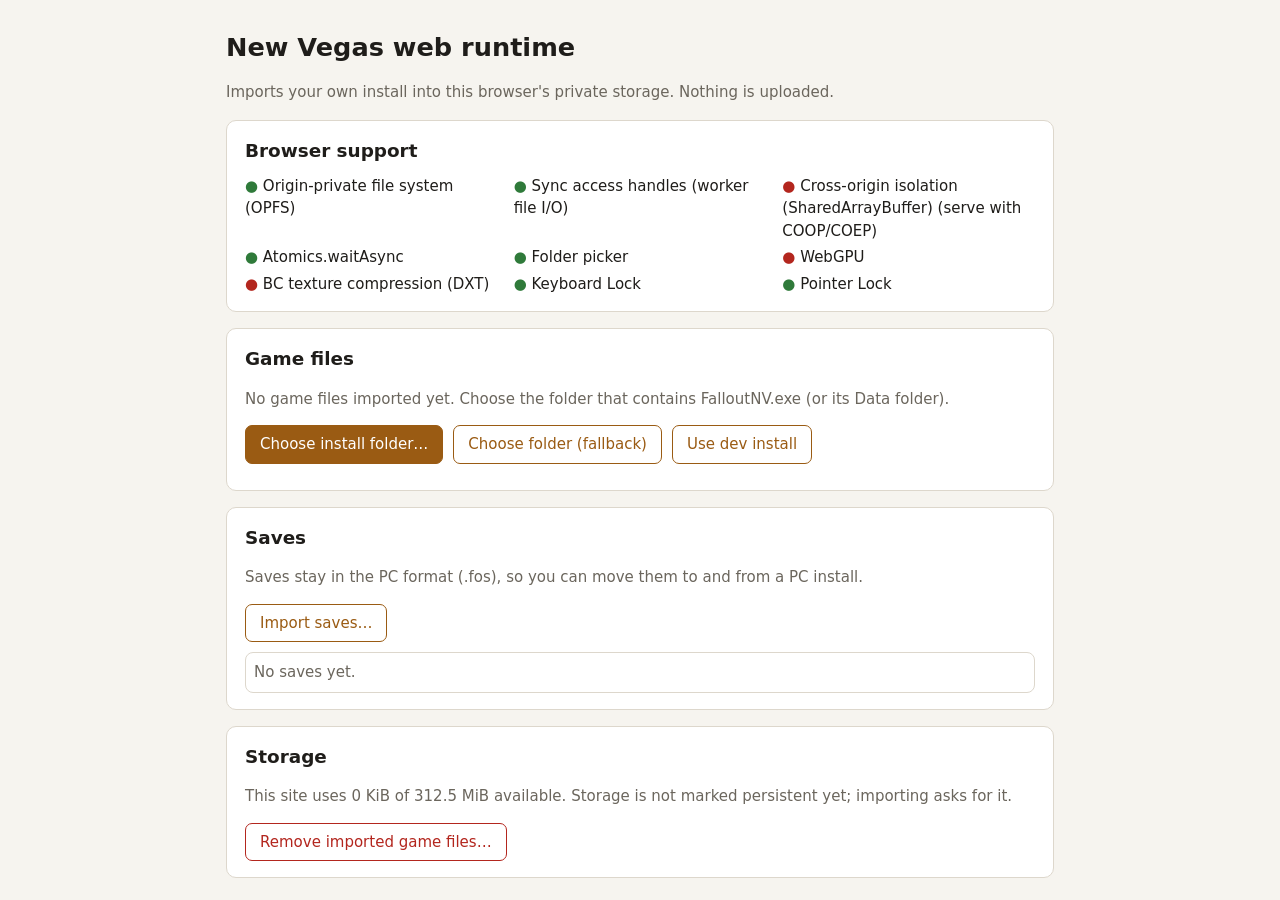
<file: web/index.html>
<!doctype html>
<html lang="en">
<head>
<meta charset="utf-8">
<meta name="viewport" content="width=device-width, initial-scale=1">
<title>FNV Web Runtime</title>
<link rel="stylesheet" href="app.css">
</head>
<body>
<header>
  <h1>New Vegas web runtime</h1>
  <p class="sub">Imports your own install into this browser's private storage. Nothing is uploaded.</p>
</header>
<main>
  <section id="caps" aria-labelledby="caps-h">
    <h2 id="caps-h">Browser support</h2>
    <ul id="cap-list" class="caps"></ul>
  </section>

  <section id="import" aria-labelledby="import-h">
    <h2 id="import-h">Game files</h2>
    <p id="import-status" class="muted">Checking storage…</p>
    <div class="row">
      <button id="pick" type="button">Choose install folder…</button>
      <label class="button secondary" id="pick-fallback-label">Choose folder (fallback)
        <input id="pick-fallback" type="file" webkitdirectory multiple hidden>
      </label>
      <button id="pick-dev" type="button" class="secondary" hidden>Use dev install</button>
    </div>
    <div id="plan" hidden>
      <h3>What to import</h3>
      <table class="groups"><thead><tr><th></th><th>Part</th><th class="num">Size</th><th>State</th></tr></thead><tbody id="group-rows"></tbody></table>
      <ul id="messages" class="messages"></ul>
      <div class="row">
        <label>Quality preset
          <select id="preset"><option>low</option><option>medium</option><option selected>high</option><option>VeryHigh</option></select>
        </label>
        <span id="storage" class="muted"></span>
      </div>
      <div class="row">
        <button id="start" type="button">Import</button>
        <button id="cancel" type="button" class="secondary" hidden>Cancel</button>
      </div>
      <div id="progress" hidden>
        <progress id="bar" max="1" value="0"></progress>
        <p id="progress-text" class="muted"></p>
      </div>
      <details><summary>Copy log</summary><ol id="log" class="log"></ol></details>
    </div>
  </section>

  <section id="saves" aria-labelledby="saves-h">
    <h2 id="saves-h">Saves</h2>
    <p class="muted">Saves stay in the PC format (.fos), so you can move them to and from a PC install.</p>
    <div class="row">
      <label class="button secondary">Import saves…<input id="save-import" type="file" accept=".fos" multiple hidden></label>
    </div>
    <ul id="save-list" class="saves"></ul>
  </section>

  <section id="storage-section" aria-labelledby="storage-h">
    <h2 id="storage-h">Storage</h2>
    <p id="storage-detail" class="muted"></p>
    <button id="wipe" type="button" class="danger">Remove imported game files…</button>
  </section>
</main>
<script type="module" src="app.js"></script>
</body>
</html>
</file>
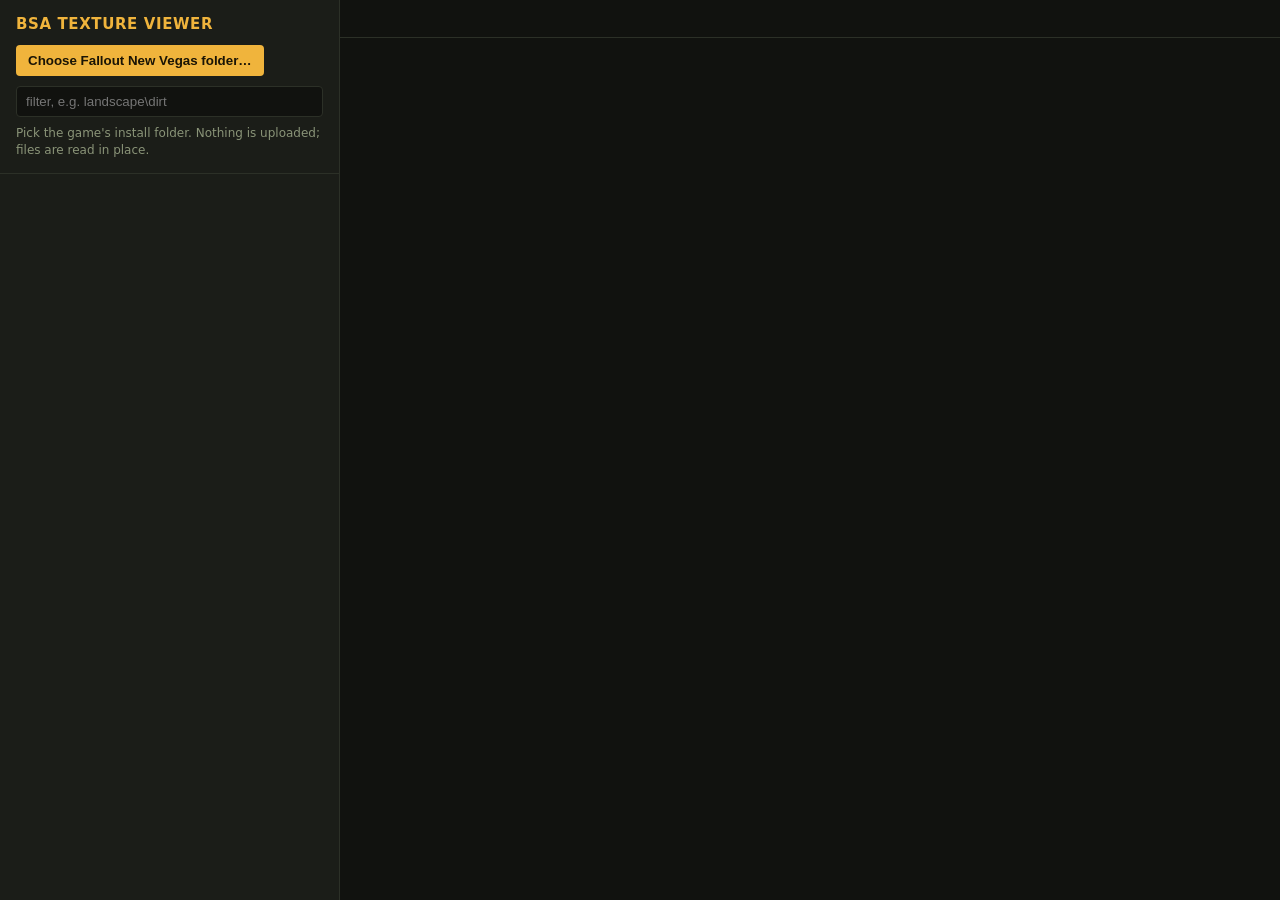
<file: spikes/bsa_viewer/index.html>
<!doctype html>
<html lang="en">
<head>
<meta charset="utf-8">
<meta name="viewport" content="width=device-width, initial-scale=1">
<title>BSA Texture Viewer</title>
<style>
  :root { --bg: #11120f; --panel: #1b1d18; --fg: #d8e0c8; --dim: #8a9478; --accent: #f0b43c; --line: #2c3027; }
  * { box-sizing: border-box; }
  body { margin: 0; background: var(--bg); color: var(--fg); font: 14px/1.4 system-ui, sans-serif; display: grid;
         grid-template-columns: 340px 1fr; height: 100vh; }
  aside { background: var(--panel); border-right: 1px solid var(--line); display: flex; flex-direction: column; min-height: 0; }
  header { padding: 14px 16px; border-bottom: 1px solid var(--line); }
  h1 { font-size: 15px; margin: 0 0 10px; color: var(--accent); letter-spacing: .04em; }
  button { background: var(--accent); color: #1a1405; border: 0; padding: 8px 12px; border-radius: 4px; font-weight: 600; cursor: pointer; }
  button:disabled { opacity: .4; cursor: default; }
  input[type=search] { width: 100%; margin-top: 10px; padding: 7px 9px; background: var(--bg); color: var(--fg);
                       border: 1px solid var(--line); border-radius: 4px; }
  #status { font-size: 12px; color: var(--dim); margin-top: 8px; white-space: pre-wrap; }
  #list { flex: 1; overflow: auto; font: 12px/1.3 ui-monospace, monospace; }
  #list div { padding: 3px 16px; cursor: pointer; white-space: nowrap; overflow: hidden; text-overflow: ellipsis; }
  #list div:hover, #list div.sel { background: #2a2e22; color: var(--accent); }
  main { position: relative; min-width: 0; display: grid; grid-template-rows: auto 1fr; }
  #info { padding: 10px 16px; border-bottom: 1px solid var(--line); font: 12px ui-monospace, monospace; color: var(--dim); min-height: 38px; }
  canvas { width: 100%; height: 100%; display: block; }
</style>
</head>
<body>
<aside>
  <header>
    <h1>BSA TEXTURE VIEWER</h1>
    <button id="pick">Choose Fallout New Vegas folder…</button>
    <input id="filter" type="search" placeholder="filter, e.g. landscape\dirt" disabled>
    <div id="status">Pick the game's install folder. Nothing is uploaded; files are read in place.</div>
  </header>
  <div id="list"></div>
</aside>
<main>
  <div id="info"></div>
  <canvas id="view"></canvas>
</main>
<script type="module" src="main.js"></script>
</body>
</html>
</file>
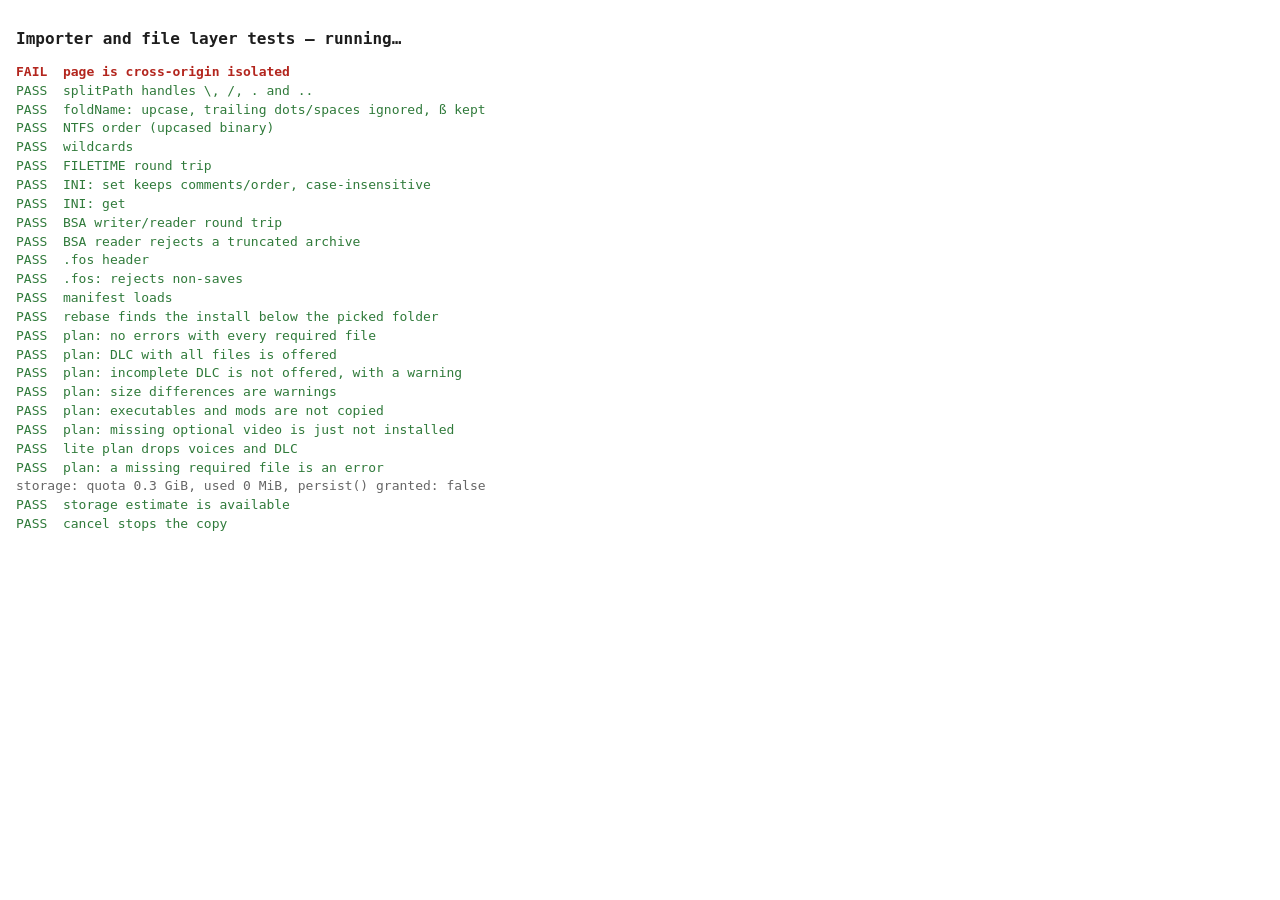
<file: web/test/index.html>
<!doctype html>
<html lang="en">
<head>
<meta charset="utf-8">
<meta name="viewport" content="width=device-width, initial-scale=1">
<title>FNV Runtime Tests</title>
<style>
  :root { --bg: #fff; --fg: #1d1d1d; --ok: #2f7a3a; --fail: #b3261e; --muted: #666; color-scheme: light; }
  @media (prefers-color-scheme: dark) { :root:not([data-theme="light"]) { --bg: #181818; --fg: #e8e8e8; --ok: #6cc07a; --fail: #f2766b; --muted: #9a9a9a; color-scheme: dark; } }
  :root[data-theme="dark"] { --bg: #181818; --fg: #e8e8e8; --ok: #6cc07a; --fail: #f2766b; --muted: #9a9a9a; color-scheme: dark; }
  body { background: var(--bg); color: var(--fg); font: 13px/1.45 ui-monospace, Consolas, monospace; margin: 0; padding: 16px; }
  ol { padding-left: 0; list-style: none; } li { white-space: pre-wrap; overflow-wrap: anywhere; }
  .ok { color: var(--ok); } .fail { color: var(--fail); font-weight: bold; } .note { color: var(--muted); }
  h1 { font-size: 16px; }
</style>
</head>
<body>
<h1>Importer and file layer tests — <span id="summary">running…</span></h1>
<ol id="out"></ol>
<pre id="perf"></pre>
<script type="module" src="tests.js"></script>
</body>
</html>
</file>
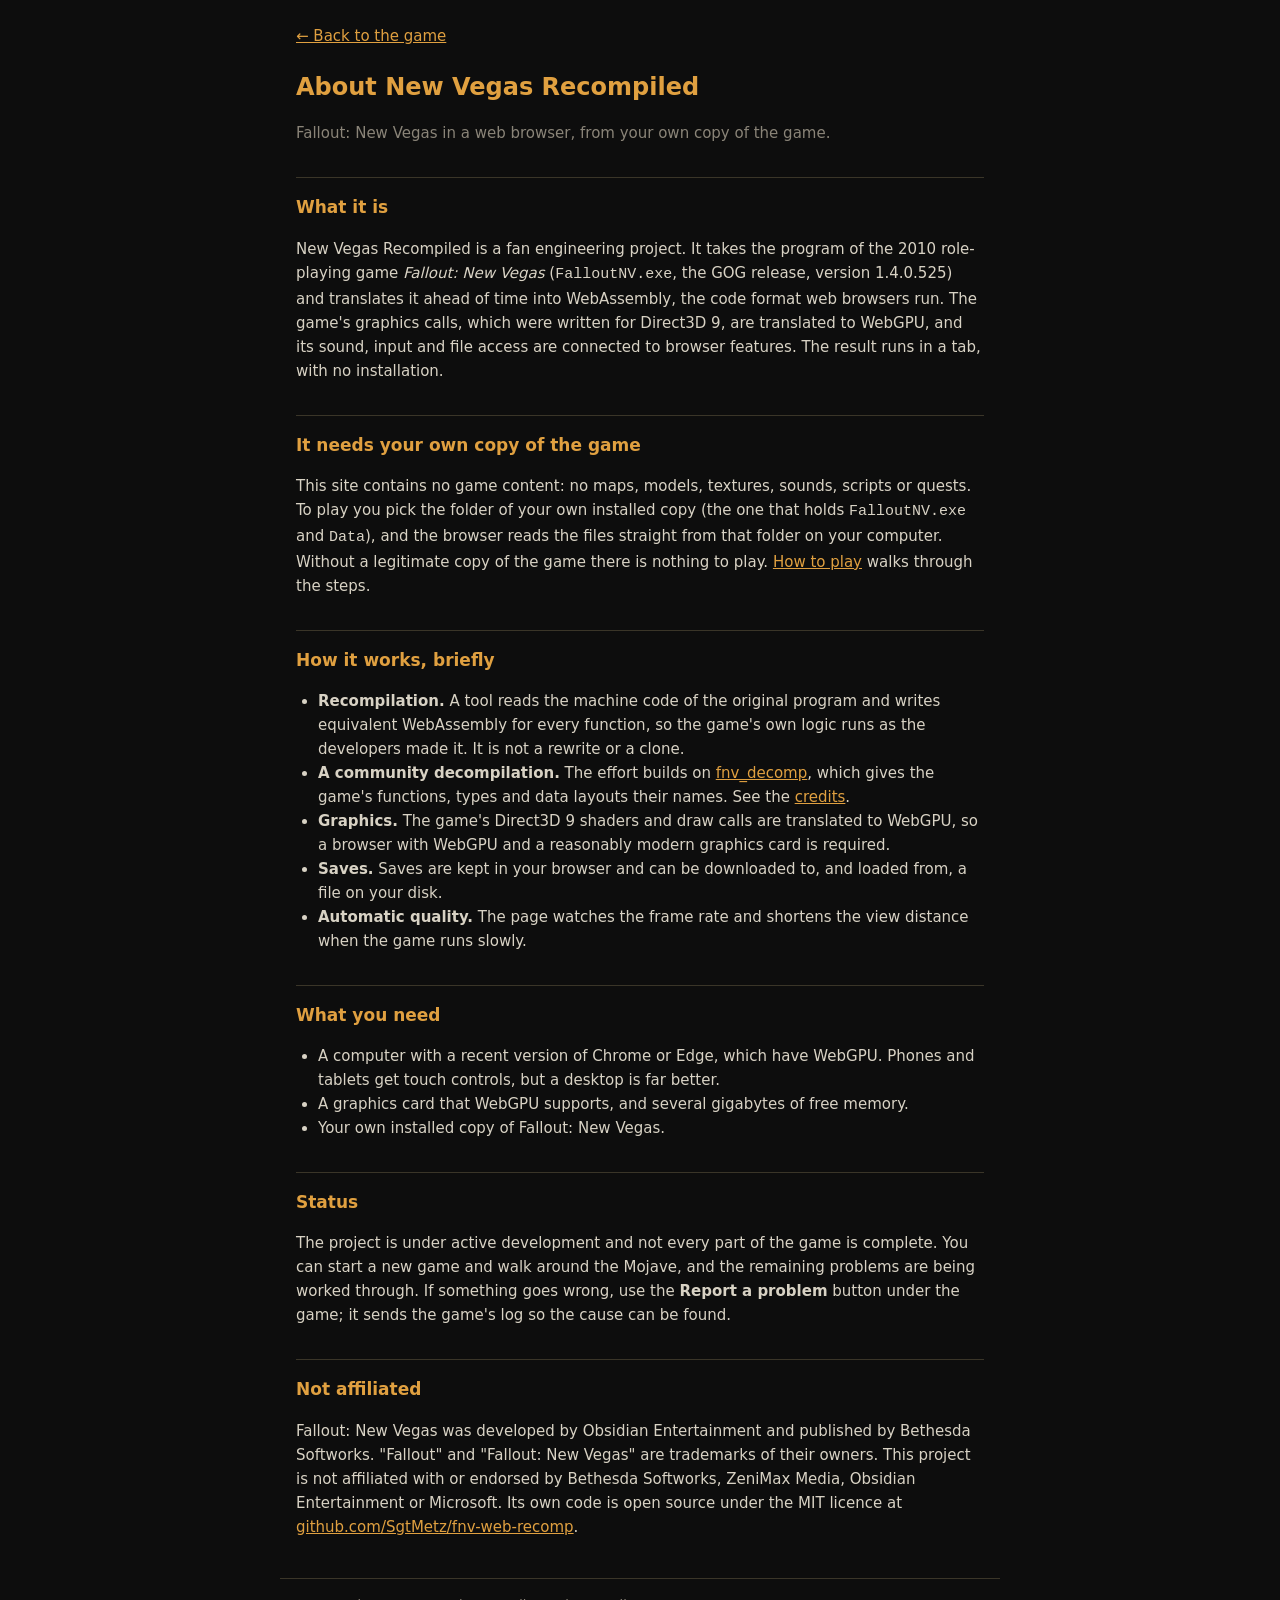
<file: web/recomp/about.html>
<!doctype html>
<html lang="en">
<head>
<script async src="https://pagead2.googlesyndication.com/pagead/js/adsbygoogle.js?client=ca-pub-3495050274738508"
     crossorigin="anonymous"></script>
<meta charset="utf-8">
<meta name="viewport" content="width=device-width, initial-scale=1">
<link rel="icon" href="favicon.ico" sizes="any">
<link rel="icon" type="image/png" href="icon-192.png" sizes="192x192">
<link rel="apple-touch-icon" href="apple-touch-icon.png">
<title>About - New Vegas Web</title>
<meta name="description" content="What New Vegas Recompiled is, how it runs Fallout: New Vegas in a web browser from your own copy of the game, and what it needs.">
<style>
  :root { color-scheme: dark; --bg: #0d0d0d; --fg: #d8d2c4; --dim: #8a8478; --accent: #e0a040; --line: #3a3528; }
  body { margin: 0; background: var(--bg); color: var(--fg); font: 15px/1.6 system-ui, sans-serif; }
  main { max-width: 720px; margin: 0 auto; padding: 24px 16px 24px; box-sizing: border-box; }
  h1 { color: var(--accent); font-size: 24px; font-weight: 600; margin: 0 0 4px; }
  h2 { color: var(--accent); font-size: 17px; font-weight: 600; margin: 32px 0 6px; padding-top: 16px; border-top: 1px solid var(--line); }
  .dim { color: var(--dim); }
  a { color: var(--accent); }
  ul, ol { padding-left: 22px; }
  .back { display: inline-block; margin-bottom: 20px; }
  footer { max-width: 720px; margin: 0 auto; padding: 16px; border-top: 1px solid var(--line); color: var(--dim); font-size: 13px; box-sizing: border-box; }
  footer a { color: var(--dim); margin-right: 14px; }
</style>
<script defer crossorigin="anonymous" src="https://chat.falloutnewvegasweb.com/play/visitor.js"></script>
</head>
<body>
<main>
  <a class="back" href="./">&larr; Back to the game</a>
  <h1>About New Vegas Recompiled</h1>
  <p class="dim">Fallout: New Vegas in a web browser, from your own copy of the game.</p>

  <h2>What it is</h2>
  <p>New Vegas Recompiled is a fan engineering project. It takes the program of the 2010 role-playing game
    <i>Fallout: New Vegas</i> (<code>FalloutNV.exe</code>, the GOG release, version 1.4.0.525) and translates it ahead of time
    into WebAssembly, the code format web browsers run. The game's graphics calls, which were written for Direct3D 9, are
    translated to WebGPU, and its sound, input and file access are connected to browser features. The result runs in a tab,
    with no installation.</p>

  <h2>It needs your own copy of the game</h2>
  <p>This site contains no game content: no maps, models, textures, sounds, scripts or quests. To play you pick the
    folder of your own installed copy (the one that holds <code>FalloutNV.exe</code> and <code>Data</code>), and the browser
    reads the files straight from that folder on your computer. Without a legitimate copy of the game there is nothing to
    play. <a href="how-to-play.html">How to play</a> walks through the steps.</p>

  <h2>How it works, briefly</h2>
  <ul>
    <li><b>Recompilation.</b> A tool reads the machine code of the original program and writes equivalent WebAssembly for every
      function, so the game's own logic runs as the developers made it. It is not a rewrite or a clone.</li>
    <li><b>A community decompilation.</b> The effort builds on <a href="https://github.com/momusdigital/fnv_decomp">fnv_decomp</a>,
      which gives the game's functions, types and data layouts their names. See the <a href="credits.html">credits</a>.</li>
    <li><b>Graphics.</b> The game's Direct3D 9 shaders and draw calls are translated to WebGPU, so a browser with WebGPU and a
      reasonably modern graphics card is required.</li>
    <li><b>Saves.</b> Saves are kept in your browser and can be downloaded to, and loaded from, a file on your disk.</li>
    <li><b>Automatic quality.</b> The page watches the frame rate and shortens the view distance when the game runs slowly.</li>
  </ul>

  <h2>What you need</h2>
  <ul>
    <li>A computer with a recent version of Chrome or Edge, which have WebGPU. Phones and tablets get touch controls, but a
      desktop is far better.</li>
    <li>A graphics card that WebGPU supports, and several gigabytes of free memory.</li>
    <li>Your own installed copy of Fallout: New Vegas.</li>
  </ul>

  <h2>Status</h2>
  <p>The project is under active development and not every part of the game is complete. You can start a new game and walk
    around the Mojave, and the remaining problems are being worked through. If something goes wrong, use the
    <b>Report a problem</b> button under the game; it sends the game's log so the cause can be found.</p>

  <h2>Not affiliated</h2>
  <p>Fallout: New Vegas was developed by Obsidian Entertainment and published by Bethesda Softworks. "Fallout" and
    "Fallout: New Vegas" are trademarks of their owners. This project is not affiliated with or endorsed by Bethesda
    Softworks, ZeniMax Media, Obsidian Entertainment or Microsoft. Its own code is open source under the MIT licence at
    <a href="https://github.com/SgtMetz/fnv-web-recomp">github.com/SgtMetz/fnv-web-recomp</a>.</p>
</main>
<footer><a href="./">Game</a><a href="about.html">About</a><a href="how-to-play.html">How to play</a><a href="credits.html">Credits</a><a href="privacy.html">Privacy policy</a><a href="terms.html">Terms</a><a href="contact.html">Contact</a></footer>
</body>
</html>
</file>
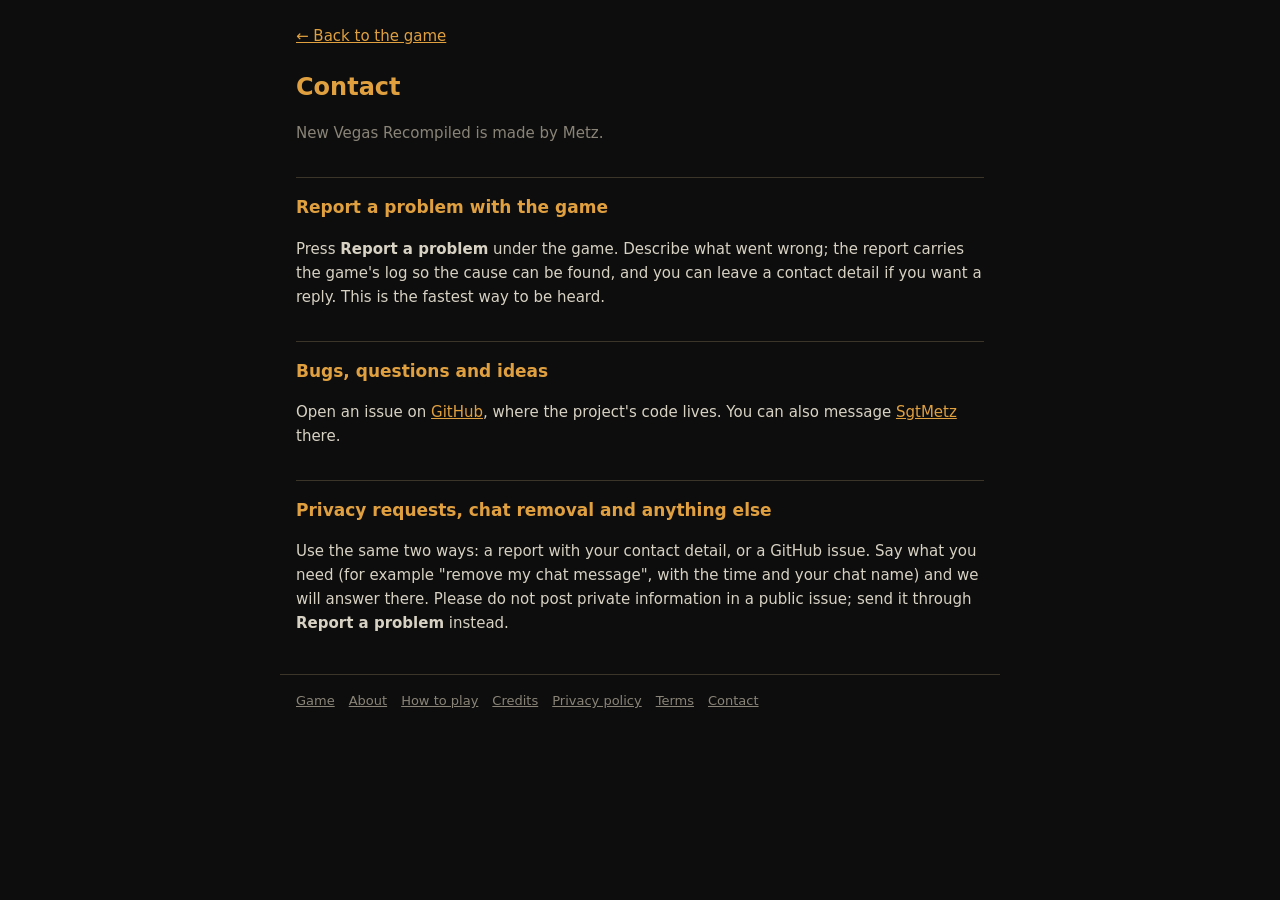
<file: web/recomp/contact.html>
<!doctype html>
<html lang="en">
<head>
<meta charset="utf-8">
<meta name="viewport" content="width=device-width, initial-scale=1">
<link rel="icon" href="favicon.ico" sizes="any">
<link rel="icon" type="image/png" href="icon-192.png" sizes="192x192">
<link rel="apple-touch-icon" href="apple-touch-icon.png">
<title>Contact - New Vegas Web</title>
<meta name="description" content="How to contact the New Vegas Recompiled project: report a problem, open a GitHub issue, or ask about privacy.">
<style>
  :root { color-scheme: dark; --bg: #0d0d0d; --fg: #d8d2c4; --dim: #8a8478; --accent: #e0a040; --line: #3a3528; }
  body { margin: 0; background: var(--bg); color: var(--fg); font: 15px/1.6 system-ui, sans-serif; }
  main { max-width: 720px; margin: 0 auto; padding: 24px 16px 24px; box-sizing: border-box; }
  h1 { color: var(--accent); font-size: 24px; font-weight: 600; margin: 0 0 4px; }
  h2 { color: var(--accent); font-size: 17px; font-weight: 600; margin: 32px 0 6px; padding-top: 16px; border-top: 1px solid var(--line); }
  .dim { color: var(--dim); }
  a { color: var(--accent); }
  ul, ol { padding-left: 22px; }
  .back { display: inline-block; margin-bottom: 20px; }
  footer { max-width: 720px; margin: 0 auto; padding: 16px; border-top: 1px solid var(--line); color: var(--dim); font-size: 13px; box-sizing: border-box; }
  footer a { color: var(--dim); margin-right: 14px; }
</style>
<script defer crossorigin="anonymous" src="https://chat.falloutnewvegasweb.com/play/visitor.js"></script>
</head>
<body>
<main>
  <a class="back" href="./">&larr; Back to the game</a>
  <h1>Contact</h1>
  <p class="dim">New Vegas Recompiled is made by Metz.</p>

  <h2>Report a problem with the game</h2>
  <p>Press <b>Report a problem</b> under the game. Describe what went wrong; the report carries the game's log so the cause
    can be found, and you can leave a contact detail if you want a reply. This is the fastest way to be heard.</p>

  <h2>Bugs, questions and ideas</h2>
  <p>Open an issue on <a href="https://github.com/SgtMetz/fnv-web-recomp/issues">GitHub</a>, where the project's code lives.
    You can also message <a href="https://github.com/SgtMetz">SgtMetz</a> there.</p>

  <h2>Privacy requests, chat removal and anything else</h2>
  <p>Use the same two ways: a report with your contact detail, or a GitHub issue. Say what you need (for example "remove my
    chat message", with the time and your chat name) and we will answer there. Please do not post private information in a
    public issue; send it through <b>Report a problem</b> instead.</p>
</main>
<footer><a href="./">Game</a><a href="about.html">About</a><a href="how-to-play.html">How to play</a><a href="credits.html">Credits</a><a href="privacy.html">Privacy policy</a><a href="terms.html">Terms</a><a href="contact.html">Contact</a></footer>
</body>
</html>
</file>
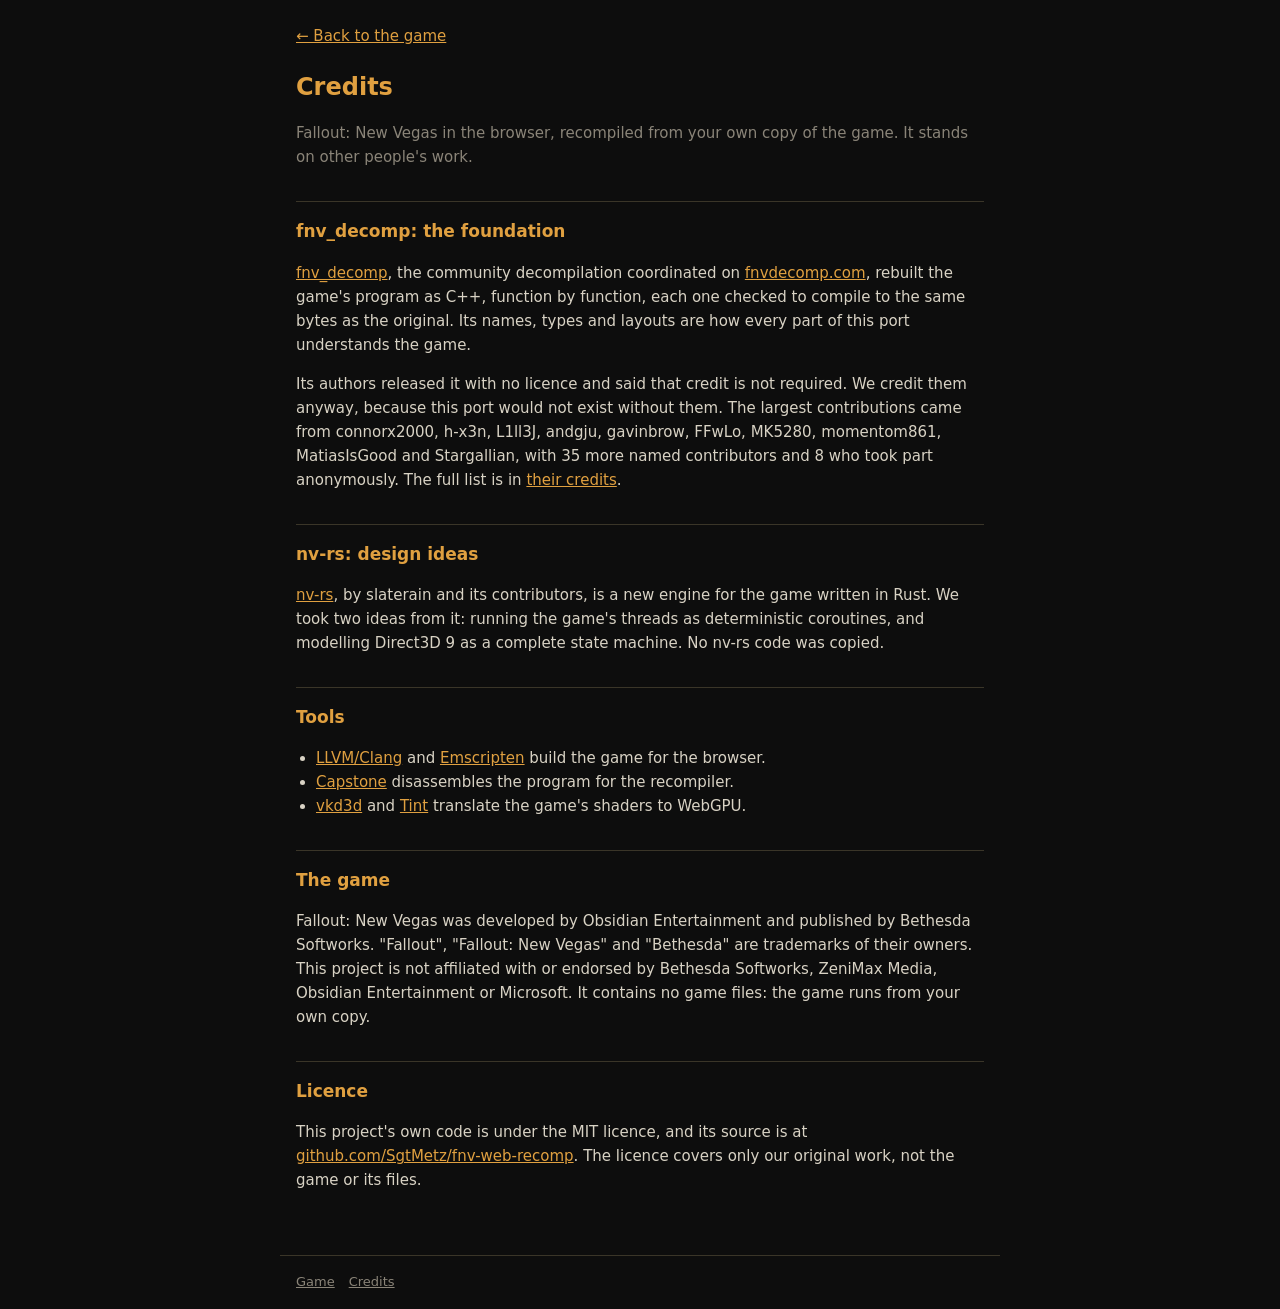
<file: web/recomp/credits.html>
<!doctype html>
<html lang="en">
<head>
<meta charset="utf-8">
<meta name="viewport" content="width=device-width, initial-scale=1">
<link rel="icon" href="favicon.ico" sizes="any">
<link rel="icon" type="image/png" href="icon-192.png" sizes="192x192">
<link rel="apple-touch-icon" href="apple-touch-icon.png">
<title>Credits - New Vegas Web</title>
<style>
  :root { color-scheme: dark; --bg: #0d0d0d; --fg: #d8d2c4; --dim: #8a8478; --accent: #e0a040; --line: #3a3528; }
  body { margin: 0; background: var(--bg); color: var(--fg); font: 15px/1.6 system-ui, sans-serif; }
  main { max-width: 720px; margin: 0 auto; padding: 24px 16px 48px; box-sizing: border-box; }
  h1 { color: var(--accent); font-size: 24px; font-weight: 600; margin: 0 0 4px; }
  h2 { color: var(--accent); font-size: 17px; font-weight: 600; margin: 32px 0 6px; padding-top: 16px; border-top: 1px solid var(--line); }
  p, li { color: var(--fg); }
  .dim { color: var(--dim); }
  a { color: var(--accent); }
  footer { max-width: 720px; margin: 0 auto; padding: 16px; border-top: 1px solid var(--line); color: var(--dim); font-size: 13px; box-sizing: border-box; }
  footer a { color: var(--dim); margin-right: 14px; }
  ul { padding-left: 20px; }
  .back { display: inline-block; margin-bottom: 20px; }
</style>
</head>
<body>
<main>
  <a class="back" href="./">&larr; Back to the game</a>
  <h1>Credits</h1>
  <p class="dim">Fallout: New Vegas in the browser, recompiled from your own copy of the game. It stands on other people's work.</p>

  <h2>fnv_decomp: the foundation</h2>
  <p><a href="https://github.com/momusdigital/fnv_decomp">fnv_decomp</a>, the community decompilation coordinated on
    <a href="https://fnvdecomp.com">fnvdecomp.com</a>, rebuilt the game's program as C++, function by function, each one
    checked to compile to the same bytes as the original. Its names, types and layouts are how every part of this port
    understands the game.</p>
  <p>Its authors released it with no licence and said that credit is not required. We credit them anyway, because this
    port would not exist without them. The largest contributions came from connorx2000, h-x3n, L1ll3J, andgju, gavinbrow,
    FFwLo, MK5280, momentom861, MatiasIsGood and Stargallian, with 35 more named contributors and 8 who took part
    anonymously. The full list is in <a href="https://github.com/momusdigital/fnv_decomp/blob/main/CREDITS.md">their credits</a>.</p>

  <h2>nv-rs: design ideas</h2>
  <p><a href="https://github.com/slaterain/nv-rs">nv-rs</a>, by slaterain and its contributors, is a new engine for the
    game written in Rust. We took two ideas from it: running the game's threads as deterministic coroutines, and
    modelling Direct3D 9 as a complete state machine. No nv-rs code was copied.</p>

  <h2>Tools</h2>
  <ul>
    <li><a href="https://llvm.org">LLVM/Clang</a> and <a href="https://emscripten.org">Emscripten</a> build the game for the browser.</li>
    <li><a href="https://www.capstone-engine.org">Capstone</a> disassembles the program for the recompiler.</li>
    <li><a href="https://gitlab.winehq.org/wine/vkd3d">vkd3d</a> and <a href="https://dawn.googlesource.com/dawn">Tint</a> translate the game's shaders to WebGPU.</li>
  </ul>

  <h2>The game</h2>
  <p>Fallout: New Vegas was developed by Obsidian Entertainment and published by Bethesda Softworks. "Fallout",
    "Fallout: New Vegas" and "Bethesda" are trademarks of their owners. This project is not affiliated with or endorsed
    by Bethesda Softworks, ZeniMax Media, Obsidian Entertainment or Microsoft. It contains no game files: the game runs
    from your own copy.</p>

  <h2>Licence</h2>
  <p>This project's own code is under the MIT licence, and its source is at
    <a href="https://github.com/SgtMetz/fnv-web-recomp">github.com/SgtMetz/fnv-web-recomp</a>. The licence covers only
    our original work, not the game or its files.</p>
</main>
<footer><a href="./">Game</a><a href="credits.html">Credits</a></footer>
</body>
</html>
</file>
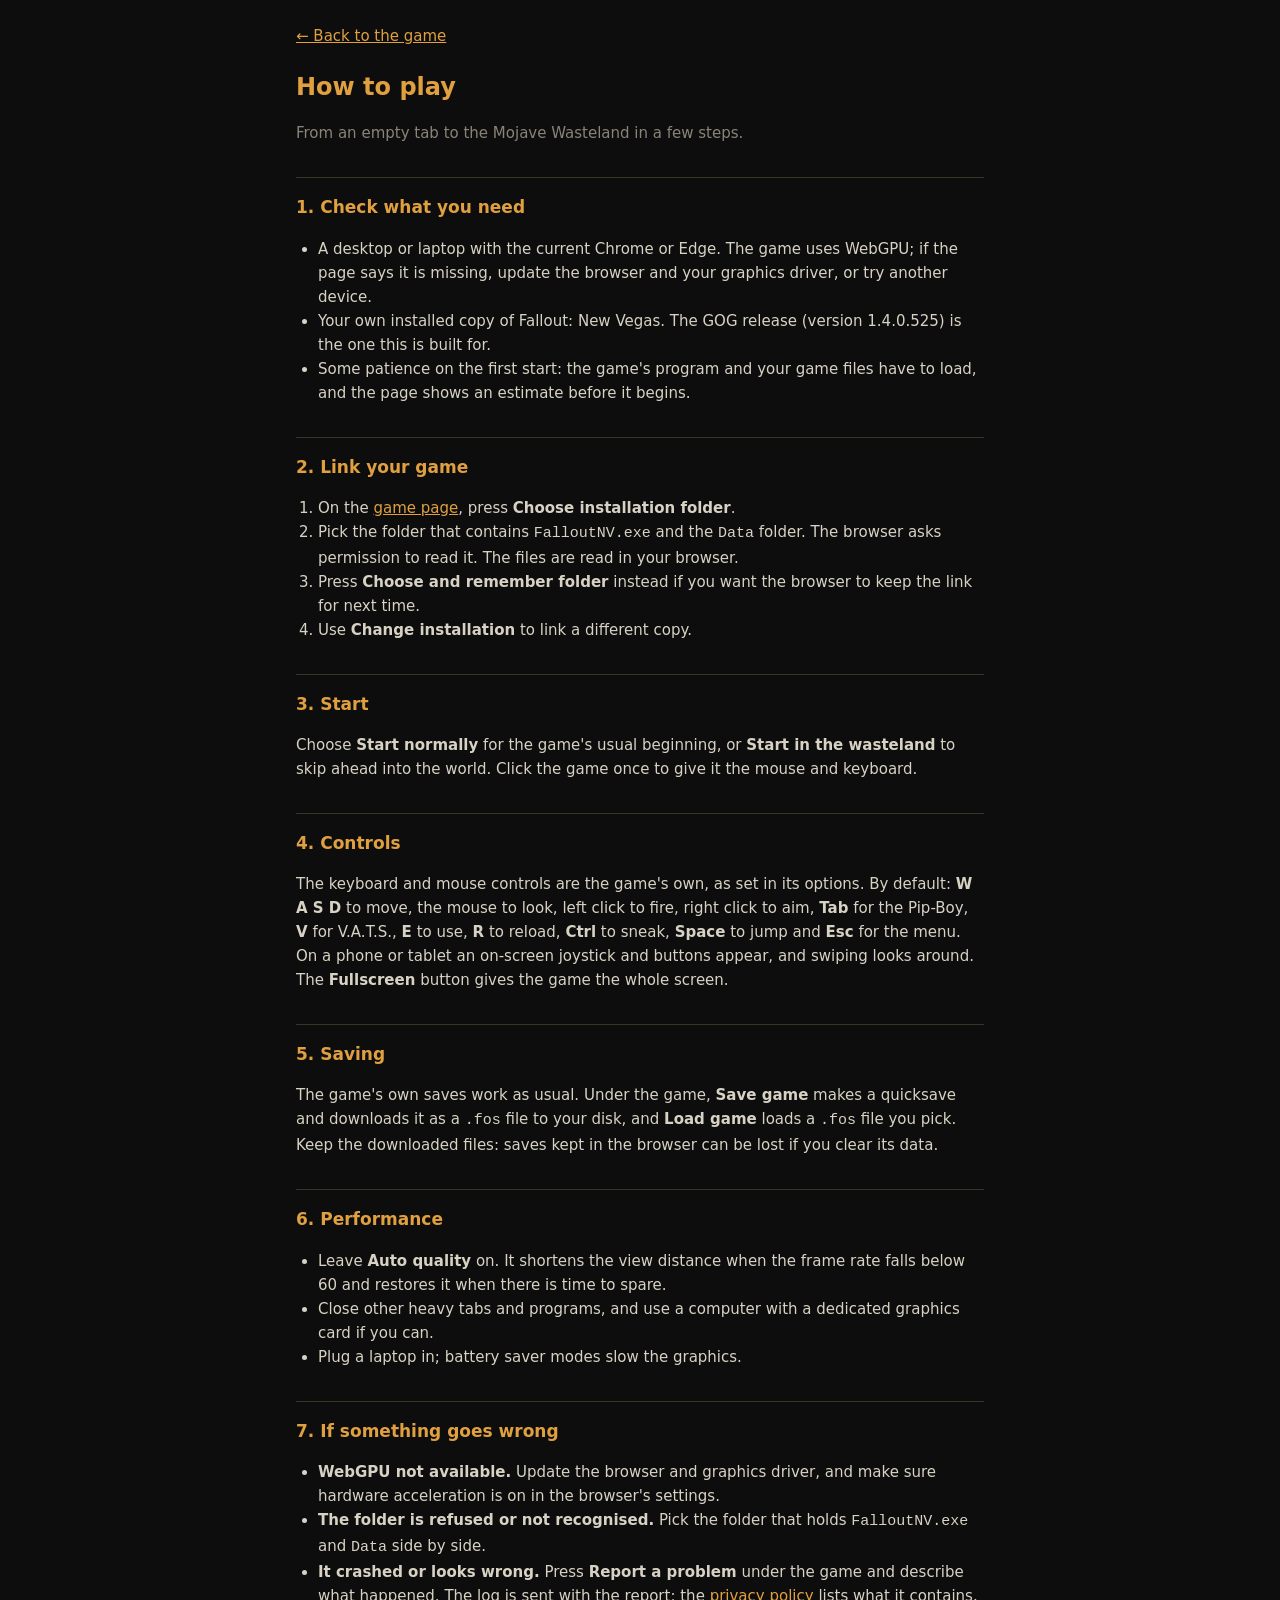
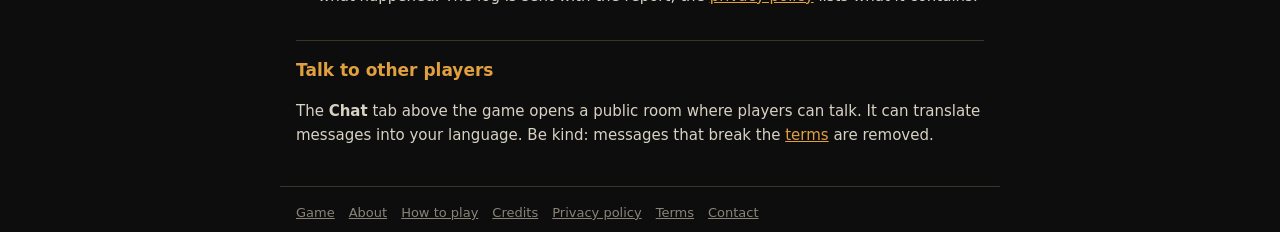
<file: web/recomp/how-to-play.html>
<!doctype html>
<html lang="en">
<head>
<script async src="https://pagead2.googlesyndication.com/pagead/js/adsbygoogle.js?client=ca-pub-3495050274738508"
     crossorigin="anonymous"></script>
<meta charset="utf-8">
<meta name="viewport" content="width=device-width, initial-scale=1">
<link rel="icon" href="favicon.ico" sizes="any">
<link rel="icon" type="image/png" href="icon-192.png" sizes="192x192">
<link rel="apple-touch-icon" href="apple-touch-icon.png">
<title>How to play - New Vegas Web</title>
<meta name="description" content="Step-by-step guide to running Fallout: New Vegas in your browser: requirements, linking your game folder, controls, saving and fixing common problems.">
<style>
  :root { color-scheme: dark; --bg: #0d0d0d; --fg: #d8d2c4; --dim: #8a8478; --accent: #e0a040; --line: #3a3528; }
  body { margin: 0; background: var(--bg); color: var(--fg); font: 15px/1.6 system-ui, sans-serif; }
  main { max-width: 720px; margin: 0 auto; padding: 24px 16px 24px; box-sizing: border-box; }
  h1 { color: var(--accent); font-size: 24px; font-weight: 600; margin: 0 0 4px; }
  h2 { color: var(--accent); font-size: 17px; font-weight: 600; margin: 32px 0 6px; padding-top: 16px; border-top: 1px solid var(--line); }
  .dim { color: var(--dim); }
  a { color: var(--accent); }
  ul, ol { padding-left: 22px; }
  .back { display: inline-block; margin-bottom: 20px; }
  footer { max-width: 720px; margin: 0 auto; padding: 16px; border-top: 1px solid var(--line); color: var(--dim); font-size: 13px; box-sizing: border-box; }
  footer a { color: var(--dim); margin-right: 14px; }
</style>
<script defer crossorigin="anonymous" src="https://chat.falloutnewvegasweb.com/play/visitor.js"></script>
</head>
<body>
<main>
  <a class="back" href="./">&larr; Back to the game</a>
  <h1>How to play</h1>
  <p class="dim">From an empty tab to the Mojave Wasteland in a few steps.</p>

  <h2>1. Check what you need</h2>
  <ul>
    <li>A desktop or laptop with the current Chrome or Edge. The game uses WebGPU; if the page says it is missing, update the
      browser and your graphics driver, or try another device.</li>
    <li>Your own installed copy of Fallout: New Vegas. The GOG release (version 1.4.0.525) is the one this is built for.</li>
    <li>Some patience on the first start: the game's program and your game files have to load, and the page shows an
      estimate before it begins.</li>
  </ul>

  <h2>2. Link your game</h2>
  <ol>
    <li>On the <a href="./">game page</a>, press <b>Choose installation folder</b>.</li>
    <li>Pick the folder that contains <code>FalloutNV.exe</code> and the <code>Data</code> folder. The browser asks permission
      to read it. The files are read in your browser.</li>
    <li>Press <b>Choose and remember folder</b> instead if you want the browser to keep the link for next time.</li>
    <li>Use <b>Change installation</b> to link a different copy.</li>
  </ol>

  <h2>3. Start</h2>
  <p>Choose <b>Start normally</b> for the game's usual beginning, or <b>Start in the wasteland</b> to skip ahead into the
    world. Click the game once to give it the mouse and keyboard.</p>

  <h2>4. Controls</h2>
  <p>The keyboard and mouse controls are the game's own, as set in its options. By default: <b>W A S D</b> to move, the mouse
    to look, left click to fire, right click to aim, <b>Tab</b> for the Pip-Boy, <b>V</b> for V.A.T.S., <b>E</b> to use,
    <b>R</b> to reload, <b>Ctrl</b> to sneak, <b>Space</b> to jump and <b>Esc</b> for the menu. On a phone or tablet an
    on-screen joystick and buttons appear, and swiping looks around. The <b>Fullscreen</b> button gives the game the whole
    screen.</p>

  <h2>5. Saving</h2>
  <p>The game's own saves work as usual. Under the game, <b>Save game</b> makes a quicksave and downloads it as a
    <code>.fos</code> file to your disk, and <b>Load game</b> loads a <code>.fos</code> file you pick. Keep the downloaded
    files: saves kept in the browser can be lost if you clear its data.</p>

  <h2>6. Performance</h2>
  <ul>
    <li>Leave <b>Auto quality</b> on. It shortens the view distance when the frame rate falls below 60 and restores it when
      there is time to spare.</li>
    <li>Close other heavy tabs and programs, and use a computer with a dedicated graphics card if you can.</li>
    <li>Plug a laptop in; battery saver modes slow the graphics.</li>
  </ul>

  <h2>7. If something goes wrong</h2>
  <ul>
    <li><b>WebGPU not available.</b> Update the browser and graphics driver, and make sure hardware acceleration is on in the
      browser's settings.</li>
    <li><b>The folder is refused or not recognised.</b> Pick the folder that holds <code>FalloutNV.exe</code> and
      <code>Data</code> side by side.</li>
    <li><b>It crashed or looks wrong.</b> Press <b>Report a problem</b> under the game and describe what happened. The log is
      sent with the report; the <a href="privacy.html">privacy policy</a> lists what it contains.</li>
  </ul>

  <h2>Talk to other players</h2>
  <p>The <b>Chat</b> tab above the game opens a public room where players can talk. It can translate messages into your
    language. Be kind: messages that break the <a href="terms.html">terms</a> are removed.</p>
</main>
<footer><a href="./">Game</a><a href="about.html">About</a><a href="how-to-play.html">How to play</a><a href="credits.html">Credits</a><a href="privacy.html">Privacy policy</a><a href="terms.html">Terms</a><a href="contact.html">Contact</a></footer>
</body>
</html>
</file>
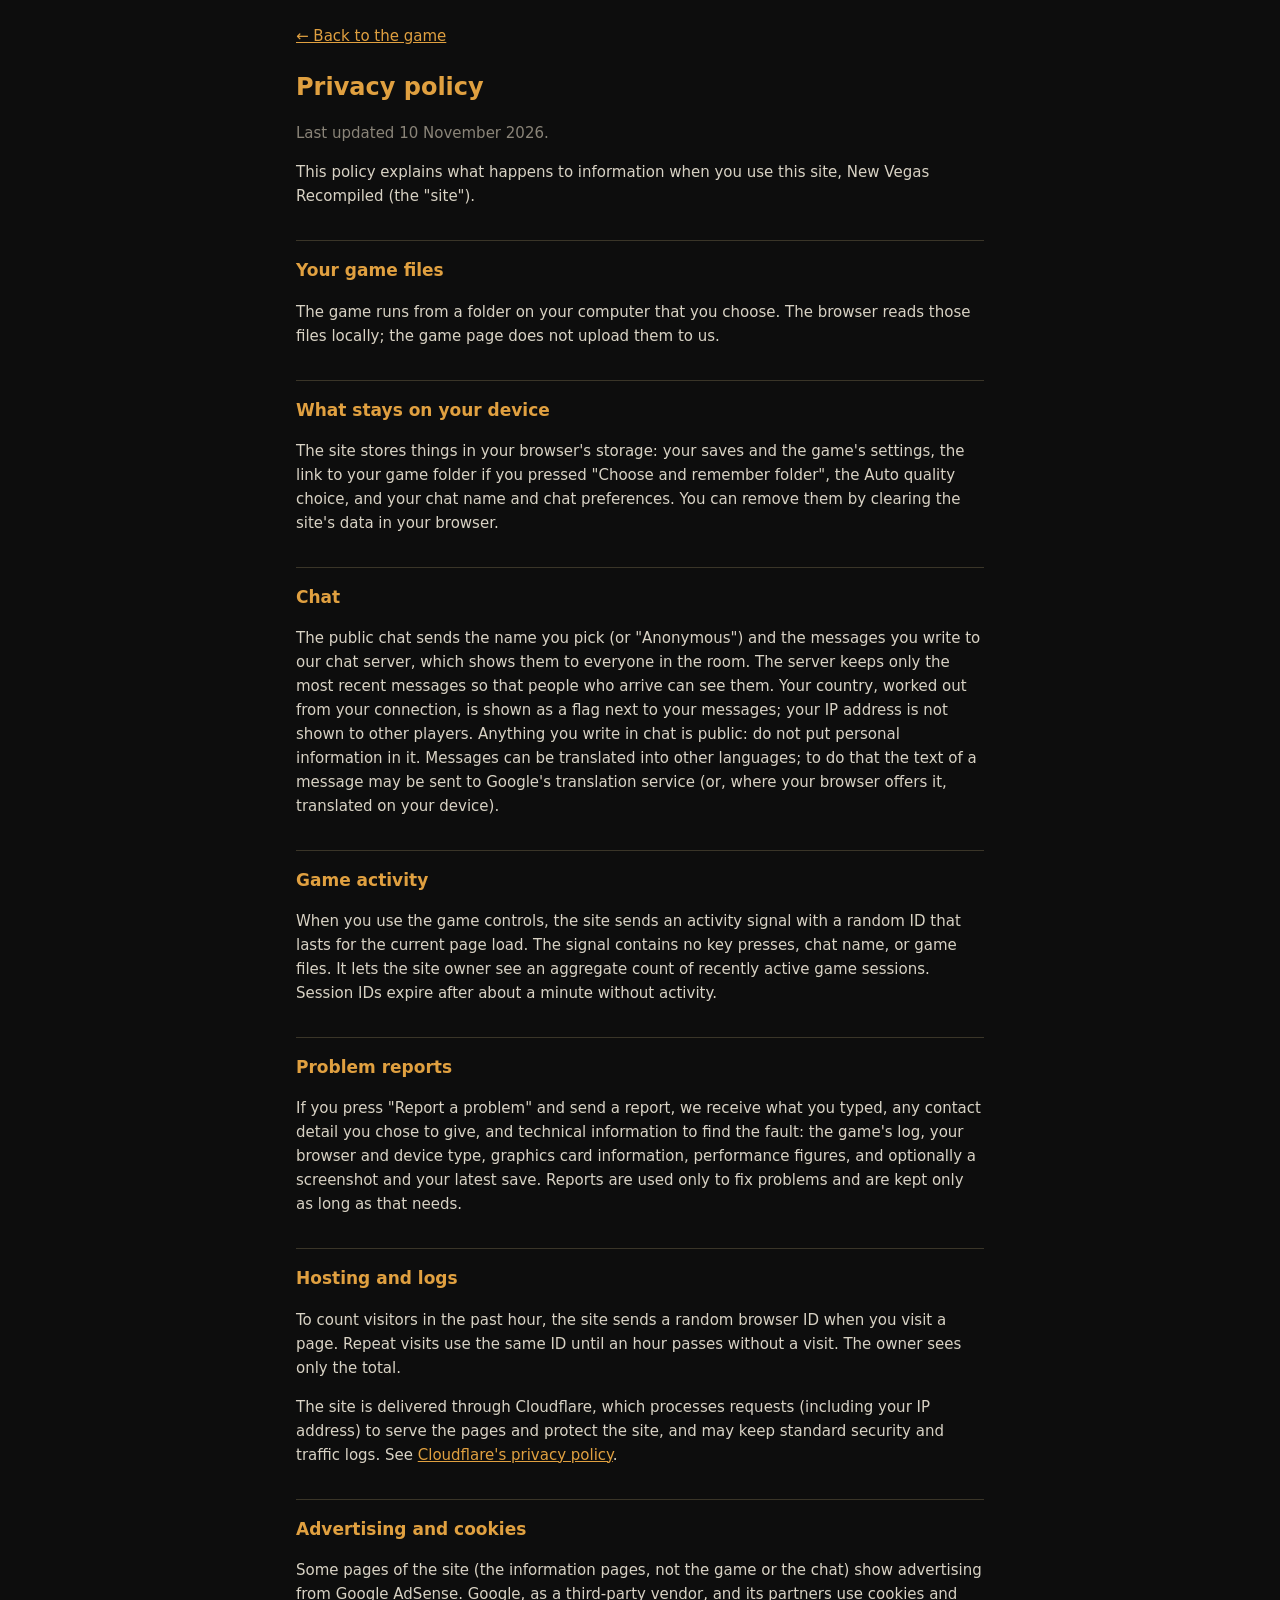
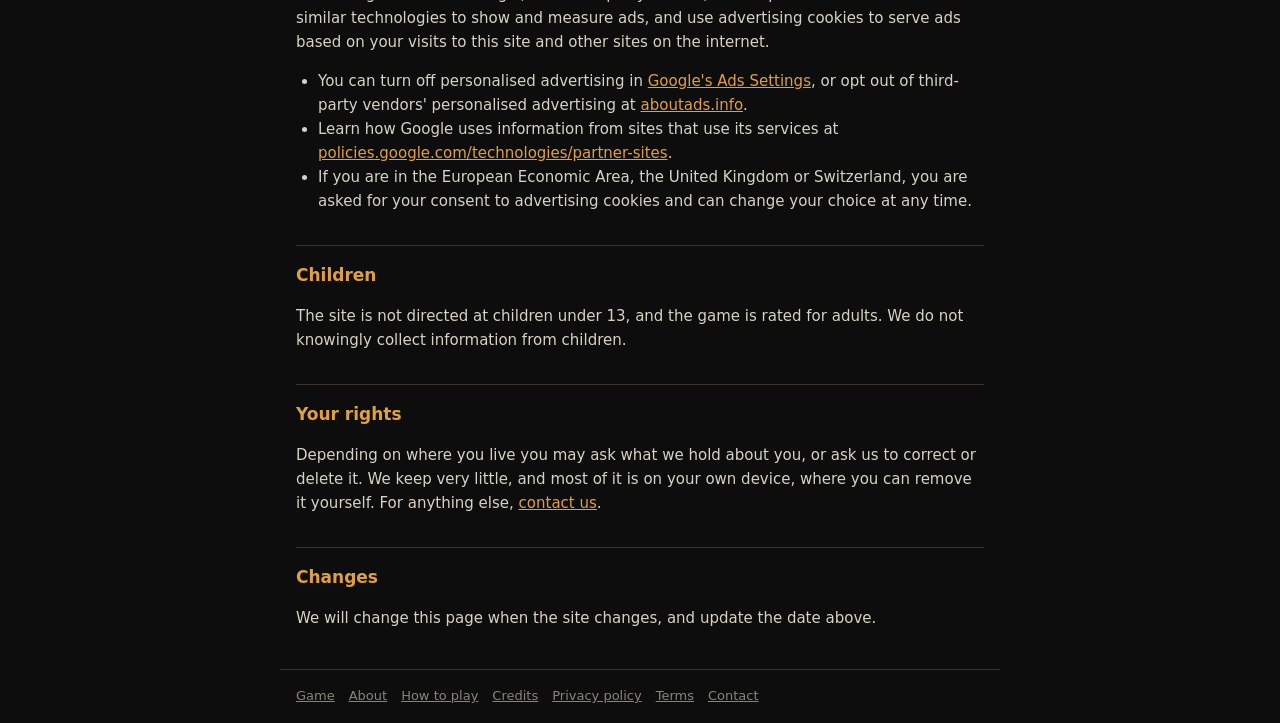
<file: web/recomp/privacy.html>
<!doctype html>
<html lang="en">
<head>
<meta charset="utf-8">
<meta name="viewport" content="width=device-width, initial-scale=1">
<link rel="icon" href="favicon.ico" sizes="any">
<link rel="icon" type="image/png" href="icon-192.png" sizes="192x192">
<link rel="apple-touch-icon" href="apple-touch-icon.png">
<title>Privacy policy - New Vegas Web</title>
<meta name="description" content="How New Vegas Recompiled handles data: game files, saves, chat, problem reports, cookies and Google advertising.">
<style>
  :root { color-scheme: dark; --bg: #0d0d0d; --fg: #d8d2c4; --dim: #8a8478; --accent: #e0a040; --line: #3a3528; }
  body { margin: 0; background: var(--bg); color: var(--fg); font: 15px/1.6 system-ui, sans-serif; }
  main { max-width: 720px; margin: 0 auto; padding: 24px 16px 24px; box-sizing: border-box; }
  h1 { color: var(--accent); font-size: 24px; font-weight: 600; margin: 0 0 4px; }
  h2 { color: var(--accent); font-size: 17px; font-weight: 600; margin: 32px 0 6px; padding-top: 16px; border-top: 1px solid var(--line); }
  .dim { color: var(--dim); }
  a { color: var(--accent); }
  ul, ol { padding-left: 22px; }
  .back { display: inline-block; margin-bottom: 20px; }
  footer { max-width: 720px; margin: 0 auto; padding: 16px; border-top: 1px solid var(--line); color: var(--dim); font-size: 13px; box-sizing: border-box; }
  footer a { color: var(--dim); margin-right: 14px; }
</style>
<script defer crossorigin="anonymous" src="https://chat.falloutnewvegasweb.com/play/visitor.js"></script>
</head>
<body>
<main>
  <a class="back" href="./">&larr; Back to the game</a>
  <h1>Privacy policy</h1>
  <p class="dim">Last updated 10 November 2026.</p>
  <p>This policy explains what happens to information when you use this site, New Vegas Recompiled (the "site").</p>

  <h2>Your game files</h2>
  <p>The game runs from a folder on your computer that you choose. The browser reads those files locally; the game page does
    not upload them to us.</p>

  <h2>What stays on your device</h2>
  <p>The site stores things in your browser's storage: your saves and the game's settings, the link to your game folder if you
    pressed "Choose and remember folder", the Auto quality choice, and your chat name and chat preferences. You can remove
    them by clearing the site's data in your browser.</p>

  <h2>Chat</h2>
  <p>The public chat sends the name you pick (or "Anonymous") and the messages you write to our chat server, which shows them
    to everyone in the room. The server keeps only the most recent messages so that people who arrive can see them. Your
    country, worked out from your connection, is shown as a flag next to your messages; your IP address is not shown to
    other players. Anything you write in chat is public: do not put personal information in it. Messages can be translated
    into other languages; to do that the text of a message may be sent to Google's translation service (or, where your
    browser offers it, translated on your device).</p>

  <h2>Game activity</h2>
  <p>When you use the game controls, the site sends an activity signal with a random ID that lasts for the current page
    load. The signal contains no key presses, chat name, or game files. It lets the site owner see an aggregate count of
    recently active game sessions. Session IDs expire after about a minute without activity.</p>

  <h2>Problem reports</h2>
  <p>If you press "Report a problem" and send a report, we receive what you typed, any contact detail you chose to give, and
    technical information to find the fault: the game's log, your browser and device type, graphics card information,
    performance figures, and optionally a screenshot and your latest save. Reports are used only to fix problems and are
    kept only as long as that needs.</p>

  <h2>Hosting and logs</h2>
  <p>To count visitors in the past hour, the site sends a random browser ID when you visit a page. Repeat visits
    use the same ID until an hour passes without a visit. The owner sees only the total.</p>
  <p>The site is delivered through Cloudflare, which processes requests (including your IP address) to serve the pages and
    protect the site, and may keep standard security and traffic logs. See
    <a href="https://www.cloudflare.com/privacypolicy/">Cloudflare's privacy policy</a>.</p>

  <h2>Advertising and cookies</h2>
  <p>Some pages of the site (the information pages, not the game or the chat) show advertising from Google AdSense. Google, as
    a third-party vendor, and its partners use cookies and similar technologies to show and measure ads, and use advertising
    cookies to serve ads based on your visits to this site and other sites on the internet.</p>
  <ul>
    <li>You can turn off personalised advertising in <a href="https://adssettings.google.com">Google's Ads Settings</a>, or
      opt out of third-party vendors' personalised advertising at
      <a href="https://www.aboutads.info">aboutads.info</a>.</li>
    <li>Learn how Google uses information from sites that use its services at
      <a href="https://policies.google.com/technologies/partner-sites">policies.google.com/technologies/partner-sites</a>.</li>
    <li>If you are in the European Economic Area, the United Kingdom or Switzerland, you are asked for your consent to
      advertising cookies and can change your choice at any time.</li>
  </ul>

  <h2>Children</h2>
  <p>The site is not directed at children under 13, and the game is rated for adults. We do not knowingly collect
    information from children.</p>

  <h2>Your rights</h2>
  <p>Depending on where you live you may ask what we hold about you, or ask us to correct or delete it. We keep very little,
    and most of it is on your own device, where you can remove it yourself. For anything else, <a href="contact.html">contact
    us</a>.</p>

  <h2>Changes</h2>
  <p>We will change this page when the site changes, and update the date above.</p>
</main>
<footer><a href="./">Game</a><a href="about.html">About</a><a href="how-to-play.html">How to play</a><a href="credits.html">Credits</a><a href="privacy.html">Privacy policy</a><a href="terms.html">Terms</a><a href="contact.html">Contact</a></footer>
</body>
</html>
</file>
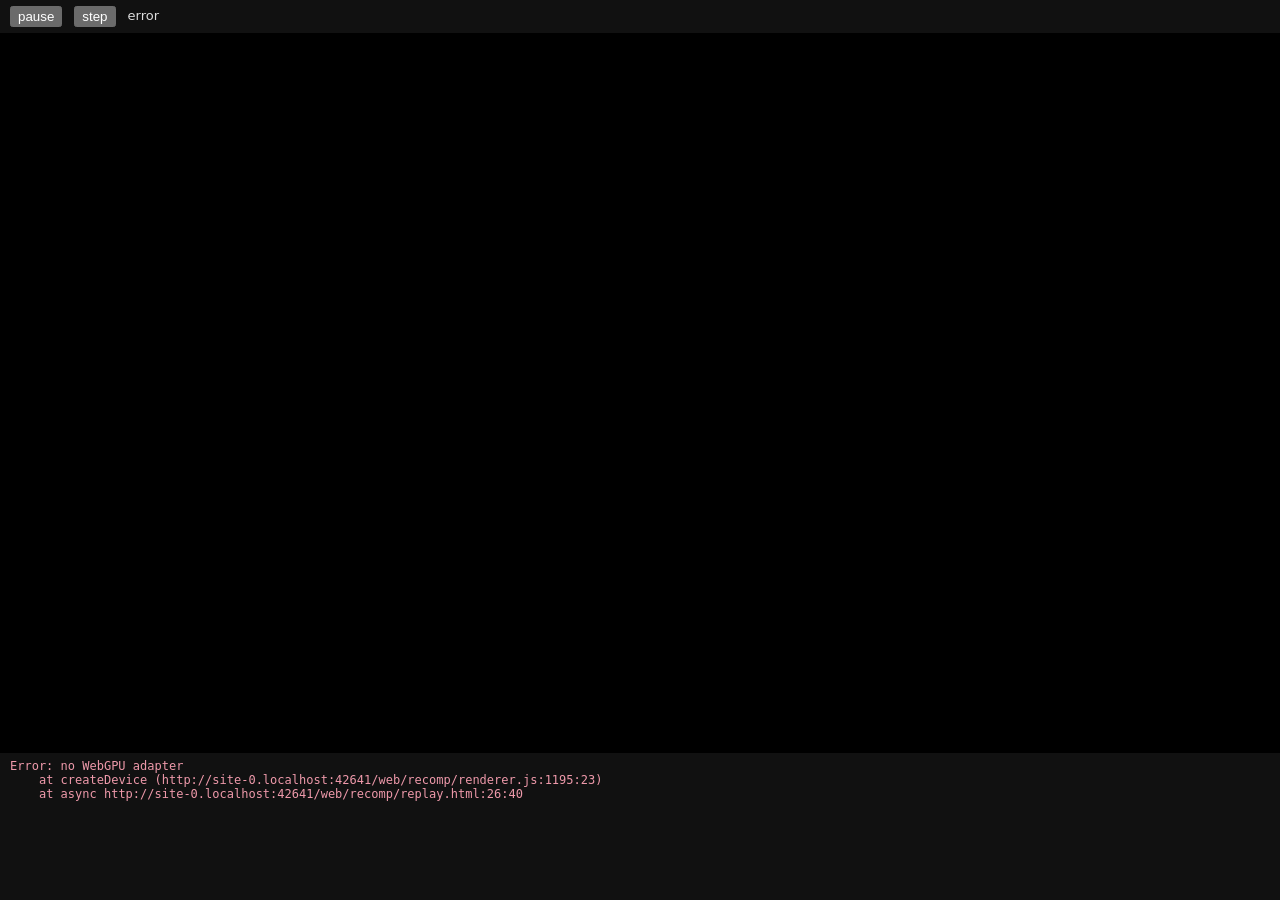
<file: web/recomp/replay.html>
<!doctype html>
<html lang="en">
<head>
<meta charset="utf-8">
<meta name="viewport" content="width=device-width, initial-scale=1">
<title>FNV ring replay</title>
<style>
  :root { color-scheme: dark; }
  body { margin: 0; background: #111; color: #ddd; font: 13px/1.4 system-ui, sans-serif; }
  canvas { display: block; width: 100%; max-width: 1280px; aspect-ratio: 16 / 9; background: #000; }
  #bar { padding: 6px 10px; display: flex; gap: 12px; align-items: center; flex-wrap: wrap; }
  #log { white-space: pre-wrap; padding: 6px 10px; font: 12px ui-monospace, monospace; color: #e9a; max-height: 30vh; overflow: auto; }
</style>
</head>
<body>
<div id="bar"><button id="play">pause</button><button id="step">step</button><span id="status">loading…</span></div>
<canvas id="c" width="1280" height="720"></canvas>
<div id="log"></div>
<script type="module">
import { Renderer, createDevice } from './renderer.js';
const status = document.getElementById('status'), logEl = document.getElementById('log');
const log = (m) => { logEl.textContent += m + '\n'; console.log(m); };
const q = new URLSearchParams(location.search);
const skipTo = +(q.get('frame') || 0);
try {
  const { device, features, compat } = await createDevice();
  log('features: ' + features.join(', ') + (compat ? ' (compatibility mode)' : ''));
  const r = new Renderer(device, document.getElementById('c'), { log, compat });
  window.renderer = r;
  const buf = await (await fetch('/ring.bin')).arrayBuffer();
  const u32 = new Uint32Array(buf), u8 = new Uint8Array(buf);
  let p = 0, playing = true;
  async function frame() {
    while (p + 8 <= buf.byteLength) {
      const op = u32[p >> 2], len = u32[(p >> 2) + 1];
      const w = u32.subarray((p >> 2) + 2, (p >> 2) + 2 + (len >> 2)), data = u8.subarray(p + 8, p + 8 + len);
      p += 8 + len;
      if (await r.exec(op, w, data)) return true;
    }
    return false;
  }
  while (r.frames < skipTo && await frame()) {}
  const tick = async () => {
    if (playing) {
      const more = await frame();
      status.textContent = `frame ${r.frames}  draws ${r.stats.draws}  skipped ${r.stats.skipped}  submits ${r.stats.submits}  pipelines ${r.pipelines.size}`;
      if (!more) { status.textContent += '  (end)'; return; }
    }
    requestAnimationFrame(tick);
  };
  document.getElementById('play').onclick = (e) => { playing = !playing; e.target.textContent = playing ? 'pause' : 'play'; };
  document.getElementById('step').onclick = async () => { playing = false; await frame(); status.textContent = `frame ${r.frames}`; };
  requestAnimationFrame(tick);
} catch (e) {
  status.textContent = 'error';
  log(String(e.stack || e));
}
</script>
</body>
</html>
</file>
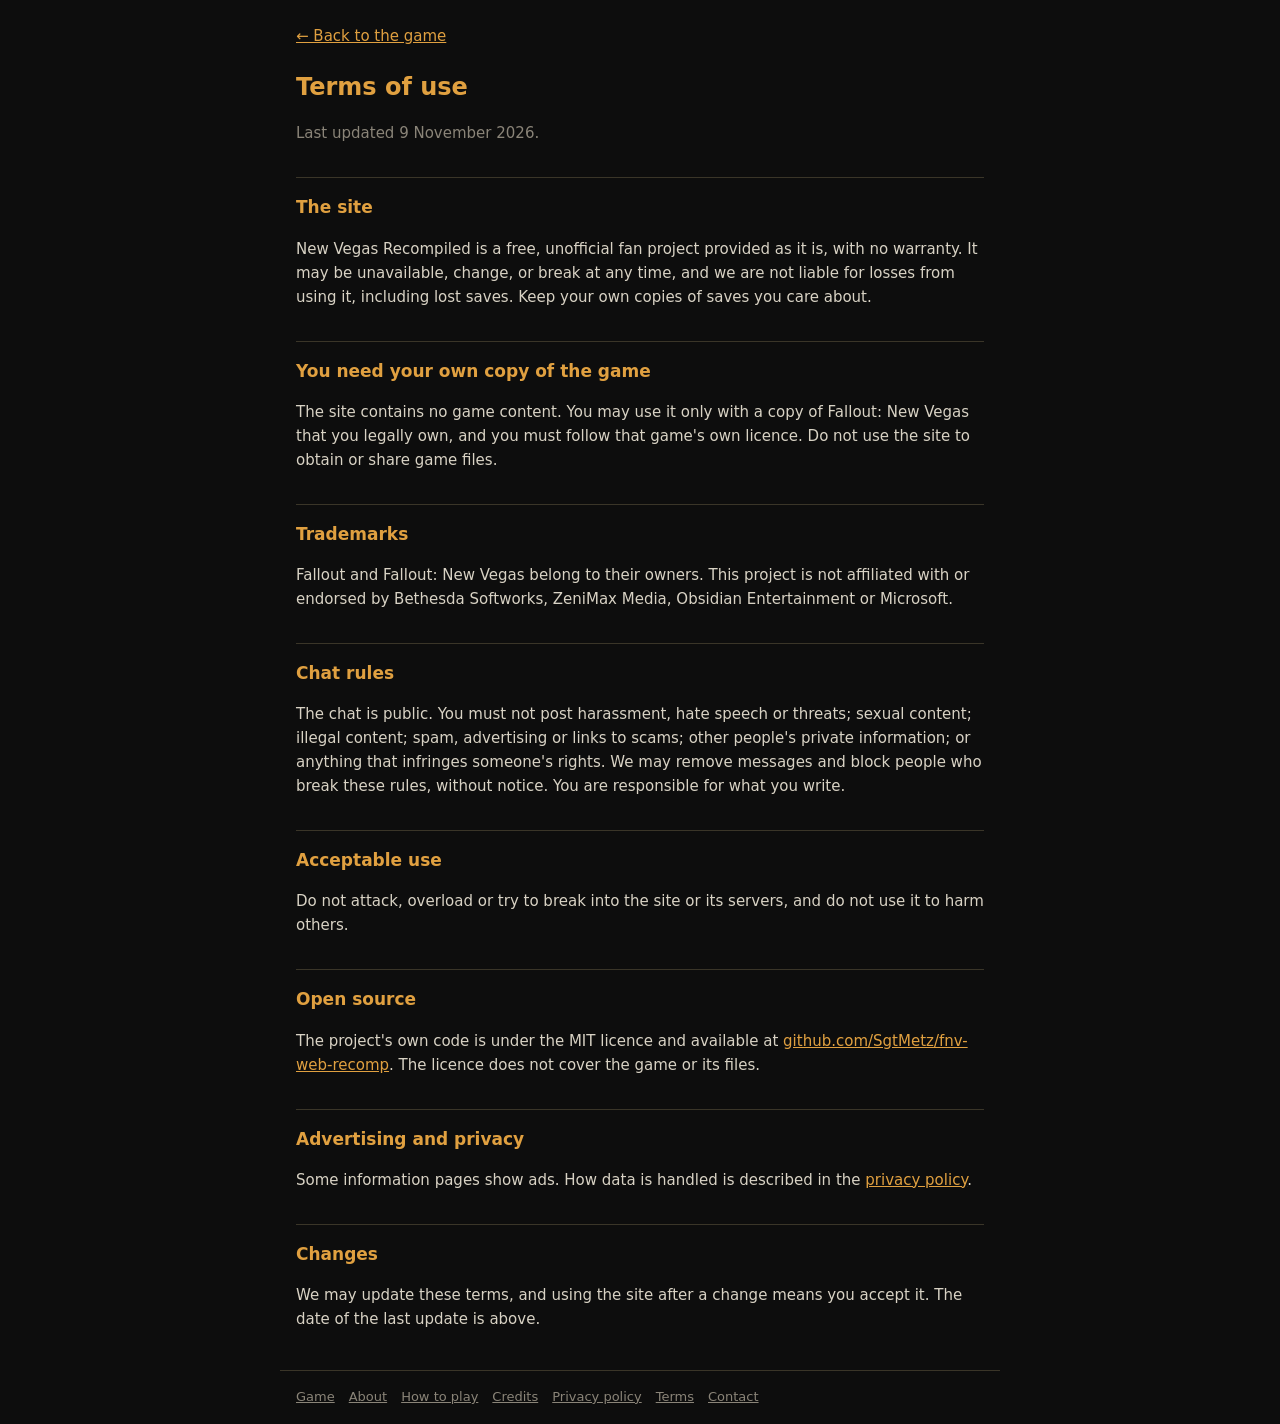
<file: web/recomp/terms.html>
<!doctype html>
<html lang="en">
<head>
<meta charset="utf-8">
<meta name="viewport" content="width=device-width, initial-scale=1">
<link rel="icon" href="favicon.ico" sizes="any">
<link rel="icon" type="image/png" href="icon-192.png" sizes="192x192">
<link rel="apple-touch-icon" href="apple-touch-icon.png">
<title>Terms of use - New Vegas Web</title>
<meta name="description" content="Terms for using New Vegas Recompiled, including the rules for the chat and the requirement to own a copy of the game.">
<style>
  :root { color-scheme: dark; --bg: #0d0d0d; --fg: #d8d2c4; --dim: #8a8478; --accent: #e0a040; --line: #3a3528; }
  body { margin: 0; background: var(--bg); color: var(--fg); font: 15px/1.6 system-ui, sans-serif; }
  main { max-width: 720px; margin: 0 auto; padding: 24px 16px 24px; box-sizing: border-box; }
  h1 { color: var(--accent); font-size: 24px; font-weight: 600; margin: 0 0 4px; }
  h2 { color: var(--accent); font-size: 17px; font-weight: 600; margin: 32px 0 6px; padding-top: 16px; border-top: 1px solid var(--line); }
  .dim { color: var(--dim); }
  a { color: var(--accent); }
  ul, ol { padding-left: 22px; }
  .back { display: inline-block; margin-bottom: 20px; }
  footer { max-width: 720px; margin: 0 auto; padding: 16px; border-top: 1px solid var(--line); color: var(--dim); font-size: 13px; box-sizing: border-box; }
  footer a { color: var(--dim); margin-right: 14px; }
</style>
<script defer crossorigin="anonymous" src="https://chat.falloutnewvegasweb.com/play/visitor.js"></script>
</head>
<body>
<main>
  <a class="back" href="./">&larr; Back to the game</a>
  <h1>Terms of use</h1>
  <p class="dim">Last updated 9 November 2026.</p>

  <h2>The site</h2>
  <p>New Vegas Recompiled is a free, unofficial fan project provided as it is, with no warranty. It may be unavailable,
    change, or break at any time, and we are not liable for losses from using it, including lost saves. Keep your own
    copies of saves you care about.</p>

  <h2>You need your own copy of the game</h2>
  <p>The site contains no game content. You may use it only with a copy of Fallout: New Vegas that you legally own, and you
    must follow that game's own licence. Do not use the site to obtain or share game files.</p>

  <h2>Trademarks</h2>
  <p>Fallout and Fallout: New Vegas belong to their owners. This project is not affiliated with or endorsed by Bethesda
    Softworks, ZeniMax Media, Obsidian Entertainment or Microsoft.</p>

  <h2>Chat rules</h2>
  <p>The chat is public. You must not post harassment, hate speech or threats; sexual content; illegal content; spam,
    advertising or links to scams; other people's private information; or anything that infringes someone's rights. We may
    remove messages and block people who break these rules, without notice. You are responsible for what you write.</p>

  <h2>Acceptable use</h2>
  <p>Do not attack, overload or try to break into the site or its servers, and do not use it to harm others.</p>

  <h2>Open source</h2>
  <p>The project's own code is under the MIT licence and available at
    <a href="https://github.com/SgtMetz/fnv-web-recomp">github.com/SgtMetz/fnv-web-recomp</a>. The licence does not cover the
    game or its files.</p>

  <h2>Advertising and privacy</h2>
  <p>Some information pages show ads. How data is handled is described in the <a href="privacy.html">privacy policy</a>.</p>

  <h2>Changes</h2>
  <p>We may update these terms, and using the site after a change means you accept it. The date of the last update is above.</p>
</main>
<footer><a href="./">Game</a><a href="about.html">About</a><a href="how-to-play.html">How to play</a><a href="credits.html">Credits</a><a href="privacy.html">Privacy policy</a><a href="terms.html">Terms</a><a href="contact.html">Contact</a></footer>
</body>
</html>
</file>
<file: web/app.css>
:root {
  --bg: #f6f4ef; --fg: #1f1d1a; --muted: #6b665d; --card: #ffffff; --line: #ddd7cc;
  --accent: #9a5b13; --accent-fg: #ffffff; --ok: #2f7a3a; --warn: #9a6b00; --err: #b3261e;
  color-scheme: light;
}
@media (prefers-color-scheme: dark) {
  :root:not([data-theme="light"]) {
    --bg: #171614; --fg: #ece8e1; --muted: #a39d92; --card: #211f1c; --line: #3a362f;
    --accent: #e0a24a; --accent-fg: #1a1408; --ok: #6cc07a; --warn: #e3b341; --err: #f2766b;
    color-scheme: dark;
  }
}
:root[data-theme="dark"] {
  --bg: #171614; --fg: #ece8e1; --muted: #a39d92; --card: #211f1c; --line: #3a362f;
  --accent: #e0a24a; --accent-fg: #1a1408; --ok: #6cc07a; --warn: #e3b341; --err: #f2766b;
  color-scheme: dark;
}
* { box-sizing: border-box; }
body { margin: 0; background: var(--bg); color: var(--fg); font: 15px/1.5 system-ui, -apple-system, "Segoe UI", sans-serif; }
header, main { max-width: 860px; margin: 0 auto; padding: 0 16px; }
header { padding-top: 28px; }
h1 { font-size: 1.6rem; margin: 0 0 4px; }
h2 { font-size: 1.15rem; margin: 0 0 10px; }
h3 { font-size: 1rem; margin: 18px 0 8px; }
.sub, .muted { color: var(--muted); }
section { background: var(--card); border: 1px solid var(--line); border-radius: 10px; padding: 16px 18px; margin: 16px 0; }
.row { display: flex; flex-wrap: wrap; gap: 10px; align-items: center; margin: 10px 0; }
button, .button { font: inherit; border: 1px solid var(--accent); background: var(--accent); color: var(--accent-fg);
  border-radius: 7px; padding: 7px 14px; cursor: pointer; display: inline-block; }
button.secondary, .button.secondary { background: transparent; color: var(--accent); }
button.danger { background: transparent; color: var(--err); border-color: var(--err); }
button:disabled { opacity: .5; cursor: default; }
select { font: inherit; margin-left: 6px; }
.caps { list-style: none; padding: 0; margin: 0; display: grid; grid-template-columns: repeat(auto-fill, minmax(240px, 1fr)); gap: 4px 16px; }
.caps li::before { content: "● "; }
.caps li.ok::before { color: var(--ok); } .caps li.no::before { color: var(--err); } .caps li.warn::before { color: var(--warn); }
table.groups { width: 100%; border-collapse: collapse; }
.groups td, .groups th { padding: 4px 6px; border-bottom: 1px solid var(--line); text-align: left; }
.groups .num { text-align: right; font-variant-numeric: tabular-nums; white-space: nowrap; }
.messages { padding-left: 18px; }
.messages .error { color: var(--err); } .messages .warning { color: var(--warn); } .messages .info { color: var(--muted); }
progress { width: 100%; height: 14px; }
.log { font: 12px/1.4 ui-monospace, Consolas, monospace; max-height: 260px; overflow: auto; color: var(--muted); }
.saves { list-style: none; padding: 0; margin: 0; display: grid; gap: 10px; }
.saves li { display: flex; gap: 12px; align-items: center; border: 1px solid var(--line); border-radius: 8px; padding: 8px; }
.saves canvas { width: 160px; height: auto; border-radius: 4px; background: #000; flex: none; }
.saves .meta { flex: 1; min-width: 0; overflow-wrap: anywhere; }
.saves .actions { display: flex; gap: 6px; flex-wrap: wrap; }
@media (max-width: 560px) { .saves li { flex-direction: column; align-items: stretch; } .saves canvas { width: 100%; } }
</file>
